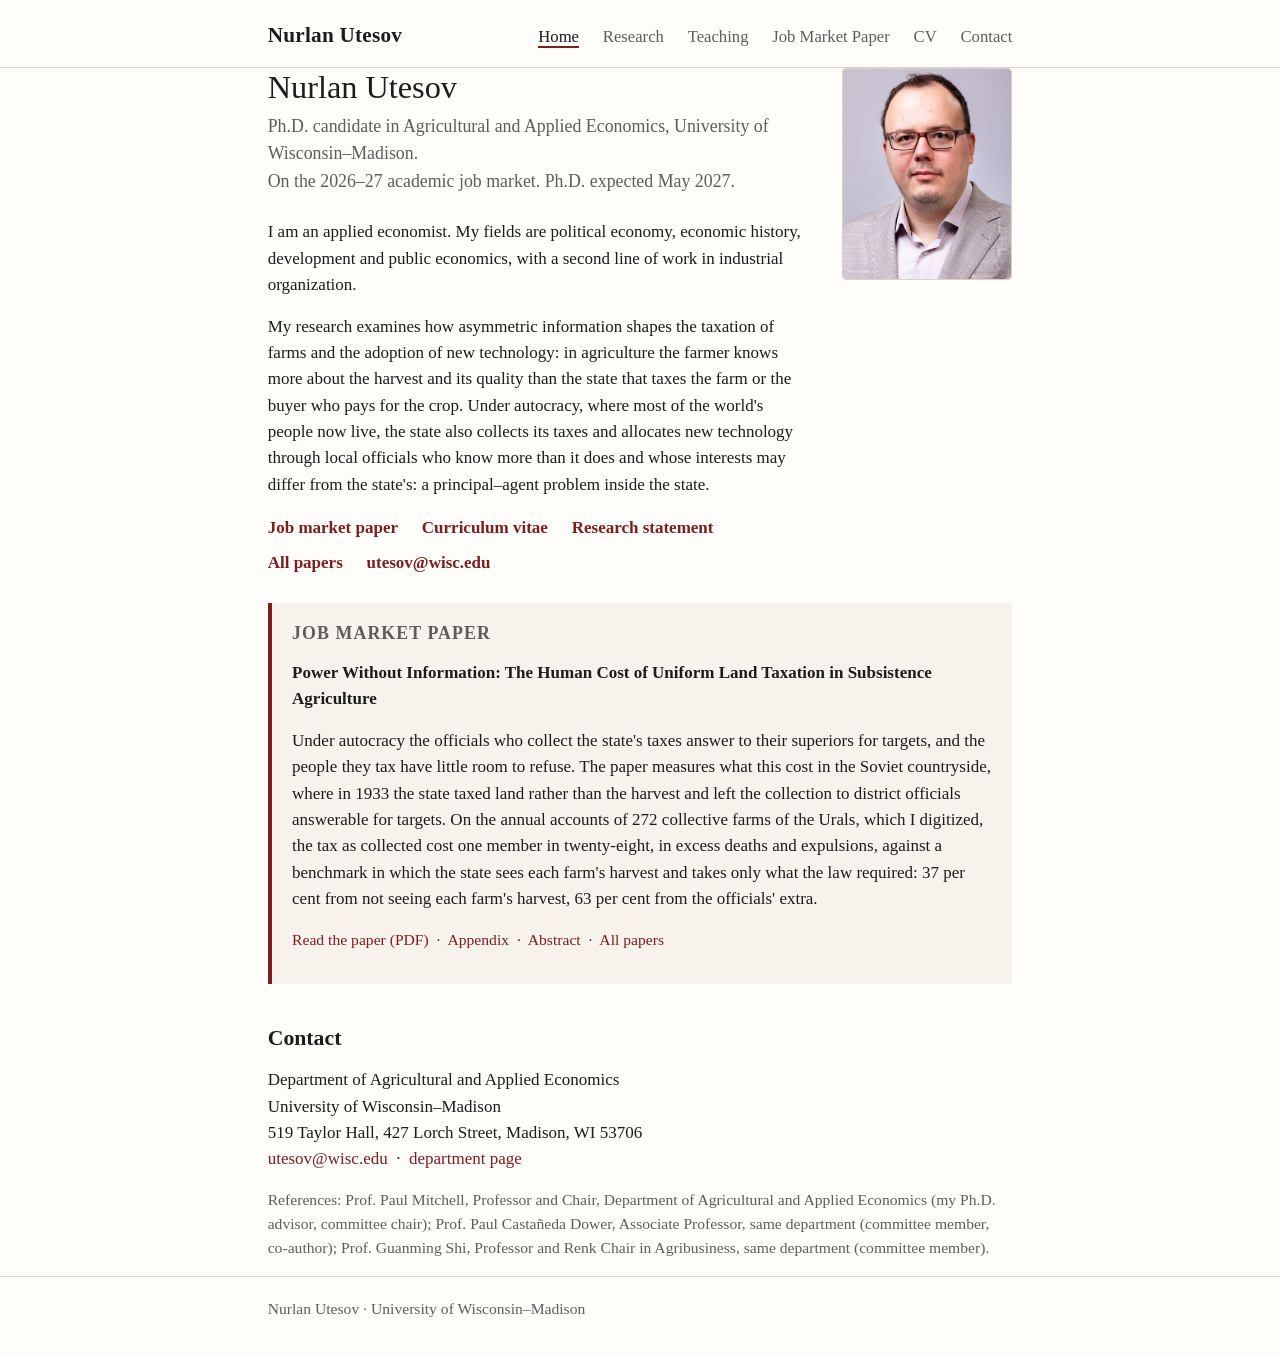
<file: index.html>
<!DOCTYPE html>
<html lang="en">
<head>
<meta charset="utf-8">
<meta name="viewport" content="width=device-width, initial-scale=1">
<title>Nurlan Utesov</title>
<meta name="description" content="Nurlan Utesov, Ph.D. candidate in Agricultural and Applied Economics at the University of Wisconsin–Madison. Political economy, economic history, development and public economics; taxation and technology under autocracy.">
<link rel="stylesheet" href="style.css">
</head>
<body>

<header class="site">
  <div class="wrap">
    <a class="name" href="index.html">Nurlan Utesov</a>
    <nav>
      <a class="current" href="index.html">Home</a>
      <a href="research.html">Research</a>
      <a href="teaching.html">Teaching</a>
      <a href="papers/Utesov_Power_Without_Information.pdf">Job Market Paper</a>
      <a href="cv/cv_utesov.pdf">CV</a>
      <a href="#contact">Contact</a>
    </nav>
  </div>
</header>

<main class="wrap">

  <div class="hero">
    <div class="text">
      <h1>Nurlan Utesov</h1>
      <p class="lede">Ph.D. candidate in Agricultural and Applied Economics, University of Wisconsin–Madison.<br>
      On the 2026–27 academic job market. Ph.D. expected May 2027.</p>

      <p>I am an applied economist. My fields are political economy, economic history, development and public economics, with a second line of work in industrial organization.</p>

      <p>My research examines how asymmetric information shapes the taxation of farms and the adoption of new technology: in agriculture the farmer knows more about the harvest and its quality than the state that taxes the farm or the buyer who pays for the crop. Under autocracy, where most of the world's people now live, the state also collects its taxes and allocates new technology through local officials who know more than it does and whose interests may differ from the state's: a principal–agent problem inside the state.</p>

      <ul class="links">
        <li><a href="papers/Utesov_Power_Without_Information.pdf">Job market paper</a></li>
        <li><a href="cv/cv_utesov.pdf">Curriculum vitae</a></li>
        <li><a href="statements/research_statement.pdf">Research statement</a></li>
        <li><a href="research.html">All papers</a></li>
        <li><a href="mailto:utesov@wisc.edu">utesov@wisc.edu</a></li>
      </ul>
    </div>
    <img src="photo.jpg" alt="Nurlan Utesov">
  </div>

  <div class="box" id="jmp">
    <h2>Job market paper</h2>
    <p><strong>Power Without Information: The Human Cost of Uniform Land Taxation in Subsistence Agriculture</strong></p>
    <p>Under autocracy the officials who collect the state's taxes answer to their superiors for targets, and the people they tax have little room to refuse. The paper measures what this cost in the Soviet countryside, where in 1933 the state taxed land rather than the harvest and left the collection to district officials answerable for targets. On the annual accounts of 272 collective farms of the Urals, which I digitized, the tax as collected cost one member in twenty-eight, in excess deaths and expulsions, against a benchmark in which the state sees each farm's harvest and takes only what the law required: 37 per cent from not seeing each farm's harvest, 63 per cent from the officials' extra.</p>
    <p class="small"><a href="papers/Utesov_Power_Without_Information.pdf">Read the paper (PDF)</a> &nbsp;·&nbsp; <a href="papers/Utesov_Power_Without_Information_Appendix.pdf">Appendix</a> &nbsp;·&nbsp; <a href="research.html#jmp-abs">Abstract</a> &nbsp;·&nbsp; <a href="research.html">All papers</a></p>
  </div>

  <h2 id="contact">Contact</h2>
  <p>
    Department of Agricultural and Applied Economics<br>
    University of Wisconsin–Madison<br>
    519 Taylor Hall, 427 Lorch Street, Madison, WI 53706<br>
    <a href="mailto:utesov@wisc.edu">utesov@wisc.edu</a> &nbsp;·&nbsp; <a href="https://aae.wisc.edu/grad-students/utesov/">department page</a>
  </p>
  <p class="small muted">References: Prof. Paul Mitchell, Professor and Chair, Department of Agricultural and Applied Economics (my Ph.D. advisor, committee chair); Prof. Paul Castañeda Dower, Associate Professor, same department (committee member, co-author); Prof. Guanming Shi, Professor and Renk Chair in Agribusiness, same department (committee member).</p>

</main>

<footer class="site">
  <div class="wrap">Nurlan Utesov · University of Wisconsin–Madison</div>
</footer>

</body>
</html>
</file>
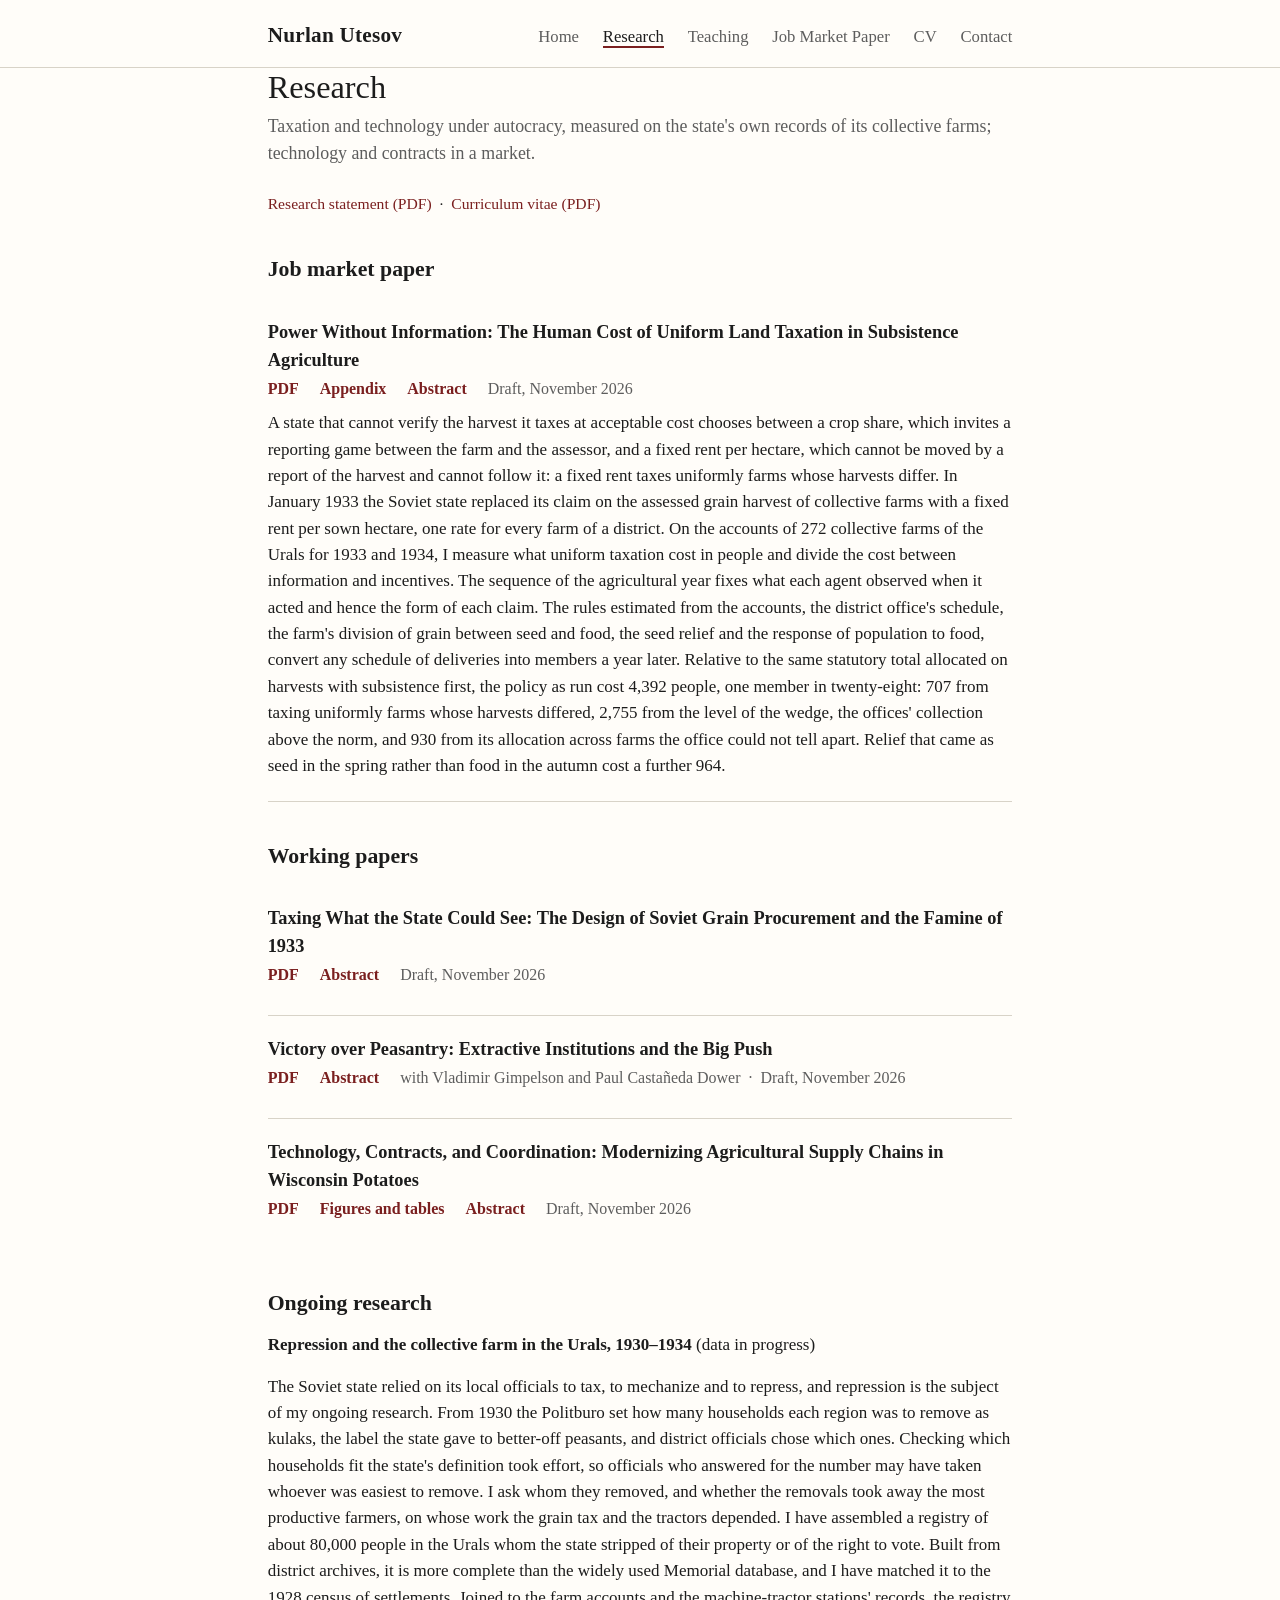
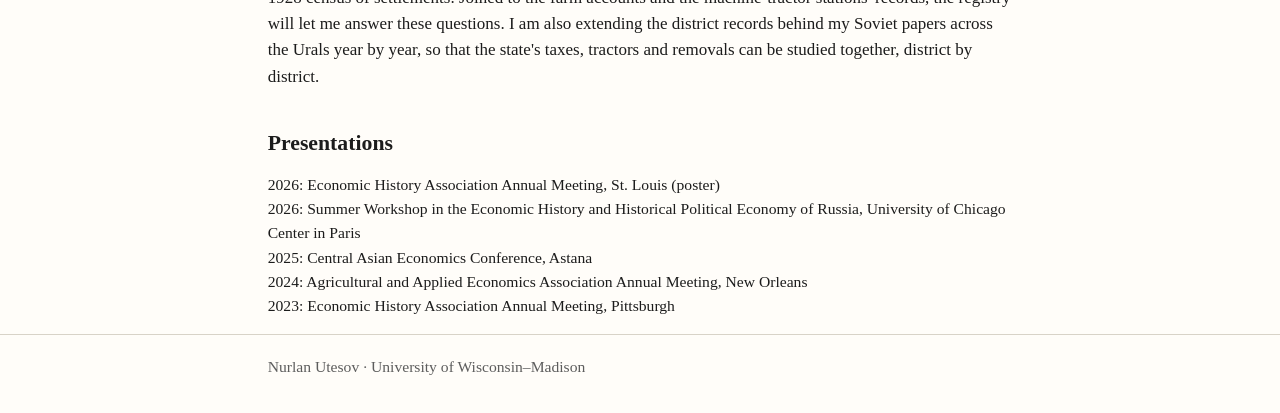
<file: research.html>
<!DOCTYPE html>
<html lang="en">
<head>
<meta charset="utf-8">
<meta name="viewport" content="width=device-width, initial-scale=1">
<title>Research · Nurlan Utesov</title>
<link rel="stylesheet" href="style.css">
</head>
<body>

<header class="site">
  <div class="wrap">
    <a class="name" href="index.html">Nurlan Utesov</a>
    <nav>
      <a href="index.html">Home</a>
      <a class="current" href="research.html">Research</a>
      <a href="teaching.html">Teaching</a>
      <a href="papers/Utesov_Power_Without_Information.pdf">Job Market Paper</a>
      <a href="cv/cv_utesov.pdf">CV</a>
      <a href="index.html#contact">Contact</a>
    </nav>
  </div>
</header>

<main class="wrap">

  <h1>Research</h1>
  <p class="lede">Taxation and technology under autocracy, measured on the state's own records of its collective farms; technology and contracts in a market.</p>
  <p class="small"><a href="statements/research_statement.pdf">Research statement (PDF)</a> &nbsp;·&nbsp; <a href="cv/cv_utesov.pdf">Curriculum vitae (PDF)</a></p>

  <h2>Job market paper</h2>

  <div class="paper" id="jmp">
    <div class="title">Power Without Information: The Human Cost of Uniform Land Taxation in Subsistence Agriculture</div>
    <div class="meta">
      <a href="papers/Utesov_Power_Without_Information.pdf">PDF</a>
      <a href="papers/Utesov_Power_Without_Information_Appendix.pdf">Appendix</a>
      <a class="abs-link" href="#jmp-abs">Abstract</a>
      <span>Draft, November 2026</span>
    </div>
    <div class="abstract open" id="jmp-abs">
      <p>A state that cannot verify the harvest it taxes at acceptable cost chooses between a crop share, which invites a reporting game between the farm and the assessor, and a fixed rent per hectare, which cannot be moved by a report of the harvest and cannot follow it: a fixed rent taxes uniformly farms whose harvests differ. In January 1933 the Soviet state replaced its claim on the assessed grain harvest of collective farms with a fixed rent per sown hectare, one rate for every farm of a district. On the accounts of 272 collective farms of the Urals for 1933 and 1934, I measure what uniform taxation cost in people and divide the cost between information and incentives. The sequence of the agricultural year fixes what each agent observed when it acted and hence the form of each claim. The rules estimated from the accounts, the district office's schedule, the farm's division of grain between seed and food, the seed relief and the response of population to food, convert any schedule of deliveries into members a year later. Relative to the same statutory total allocated on harvests with subsistence first, the policy as run cost 4,392 people, one member in twenty-eight: 707 from taxing uniformly farms whose harvests differed, 2,755 from the level of the wedge, the offices' collection above the norm, and 930 from its allocation across farms the office could not tell apart. Relief that came as seed in the spring rather than food in the autumn cost a further 964.</p>
    </div>
  </div>

  <h2>Working papers</h2>

  <div class="paper" id="famine">
    <div class="title">Taxing What the State Could See: The Design of Soviet Grain Procurement and the Famine of 1933</div>
    <div class="meta">
      <a href="papers/Utesov_Taxing_What_the_State_Could_See.pdf">PDF</a>
      <a class="abs-link" href="#famine-abs">Abstract</a>
      <span>Draft, November 2026</span>
    </div>
    <div class="abstract" id="famine-abs">
      <p>A state that can verify its producers' harvest only at great cost taxes what it can see. Soviet grain procurement of 1932 was written on the sown area, on past deliveries and on a yield assessed from the standing crop, and it was collected by local officials who answered for a district's quota. This paper asks whether that tax, as it was actually collected, was enough to produce the famine of 1933. In the state's own post-harvest surveys of collective farms, recorded by region, the harvest of 1932 was in most regions enough to feed the farms' members; after the state's claims most of their farms fell below subsistence, and the depth of the shortfall predicts the rise in mortality between regions under every allocation of food within a region that the printed distributions admit. Ukraine, where the famine struck hardest, lost no more to the extraction than the other grain-producing regions, and the schedules make no reference to nationality. Within regions, districts with more Ukrainians had higher mortality, a difference the regional data cannot test; the archives point to the local campaigns of enforcement, the conditioning of relief and the restriction of movement, which no survey measures.</p>
    </div>
  </div>

  <div class="paper" id="victory">
    <div class="title">Victory over Peasantry: Extractive Institutions and the Big Push</div>
    <div class="meta">
      <a href="papers/Utesov_Gimpelson_Dower_Victory_over_Peasantry.pdf">PDF</a>
      <a class="abs-link" href="#victory-abs">Abstract</a>
      <span>with Vladimir Gimpelson and Paul Castañeda Dower &nbsp;·&nbsp; Draft, November 2026</span>
    </div>
    <div class="abstract" id="victory-abs">
      <p>We examine how Big Push policies perform under extractive institutions. Using novel micro-data from a 1930s Soviet All-Union audit of collective farms, we exploit the rollout of a central pillar of Soviet agricultural policy, Machine Tractor Stations (MTS), to examine the impact of coordinated mechanization on farm performance, surplus extraction, and peasant grain retention. Results show that, even though technological adoption expanded rapidly, MTS failed to capitalize on the returns to mechanization. Mechanization modestly increased grain output and labor productivity, yet state extraction did not keep pace, nor did peasant grain retention improve.</p>
    </div>
  </div>

  <div class="paper" id="potatoes">
    <div class="title">Technology, Contracts, and Coordination: Modernizing Agricultural Supply Chains in Wisconsin Potatoes</div>
    <div class="meta">
      <a href="papers/Utesov_Wisconsin_Potatoes.pdf">PDF</a>
      <a href="papers/Utesov_Wisconsin_Potatoes.pdf#page=39">Figures and tables</a>
      <a class="abs-link" href="#potatoes-abs">Abstract</a>
      <span>Draft, November 2026</span>
    </div>
    <div class="abstract" id="potatoes-abs">
      <p>This paper asks how much a quality-sorting technology and a long-term marketing contract with a retailer raise a wholesaler's price-cost margin. We study the Wisconsin fresh potato industry from 2010 to 2019, where a wholesaler invested in optical sorting systems (OSS) and then signed long-term marketing contracts with a modern retail chain. Employing a structural demand model and a difference-in-differences strategy, we find that the sorting technology increased price-cost margins by 4.6 cents per pound (about 10%), while marketing contracts contributed an additional 1.5 cent increase. The estimates may also reflect better inventory management and less spoilage, which we do not identify separately. Structured interviews with stakeholders in the industry indicate that the first investments were made under relational contracts and that formal long-term contracts followed once the returns were known.</p>
    </div>
  </div>

  <h2>Ongoing research</h2>
  <p><strong>Repression and the collective farm in the Urals, 1930–1934</strong> (data in progress)</p>
  <p>The Soviet state relied on its local officials to tax, to mechanize and to repress, and repression is the subject of my ongoing research. From 1930 the Politburo set how many households each region was to remove as kulaks, the label the state gave to better-off peasants, and district officials chose which ones. Checking which households fit the state's definition took effort, so officials who answered for the number may have taken whoever was easiest to remove. I ask whom they removed, and whether the removals took away the most productive farmers, on whose work the grain tax and the tractors depended. I have assembled a registry of about 80,000 people in the Urals whom the state stripped of their property or of the right to vote. Built from district archives, it is more complete than the widely used Memorial database, and I have matched it to the 1928 census of settlements. Joined to the farm accounts and the machine-tractor stations' records, the registry will let me answer these questions. I am also extending the district records behind my Soviet papers across the Urals year by year, so that the state's taxes, tractors and removals can be studied together, district by district.</p>

  <h2>Presentations</h2>
  <p class="small">
    2026: Economic History Association Annual Meeting, St. Louis (poster)<br>
    2026: Summer Workshop in the Economic History and Historical Political Economy of Russia, University of Chicago Center in Paris<br>
    2025: Central Asian Economics Conference, Astana<br>
    2024: Agricultural and Applied Economics Association Annual Meeting, New Orleans<br>
    2023: Economic History Association Annual Meeting, Pittsburgh
  </p>

</main>

<footer class="site">
  <div class="wrap">Nurlan Utesov · University of Wisconsin–Madison</div>
</footer>

<script>
// "Abstract" links open and close the abstract in place. Without JavaScript the
// same links still work: the browser jumps to the abstract and CSS shows it (:target).
document.querySelectorAll('a.abs-link').forEach(function (a) {
  a.addEventListener('click', function (e) {
    var box = document.querySelector(a.getAttribute('href'));
    if (!box) return;
    e.preventDefault();
    box.classList.toggle('open');
    a.textContent = box.classList.contains('open') ? 'Hide abstract' : 'Abstract';
  });
});
// A link from another page (research.html#jmp-abs) opens that abstract on arrival.
if (location.hash && document.querySelector(location.hash + '.abstract')) {
  document.querySelector(location.hash).classList.add('open');
}
</script>

</body>
</html>
</file>
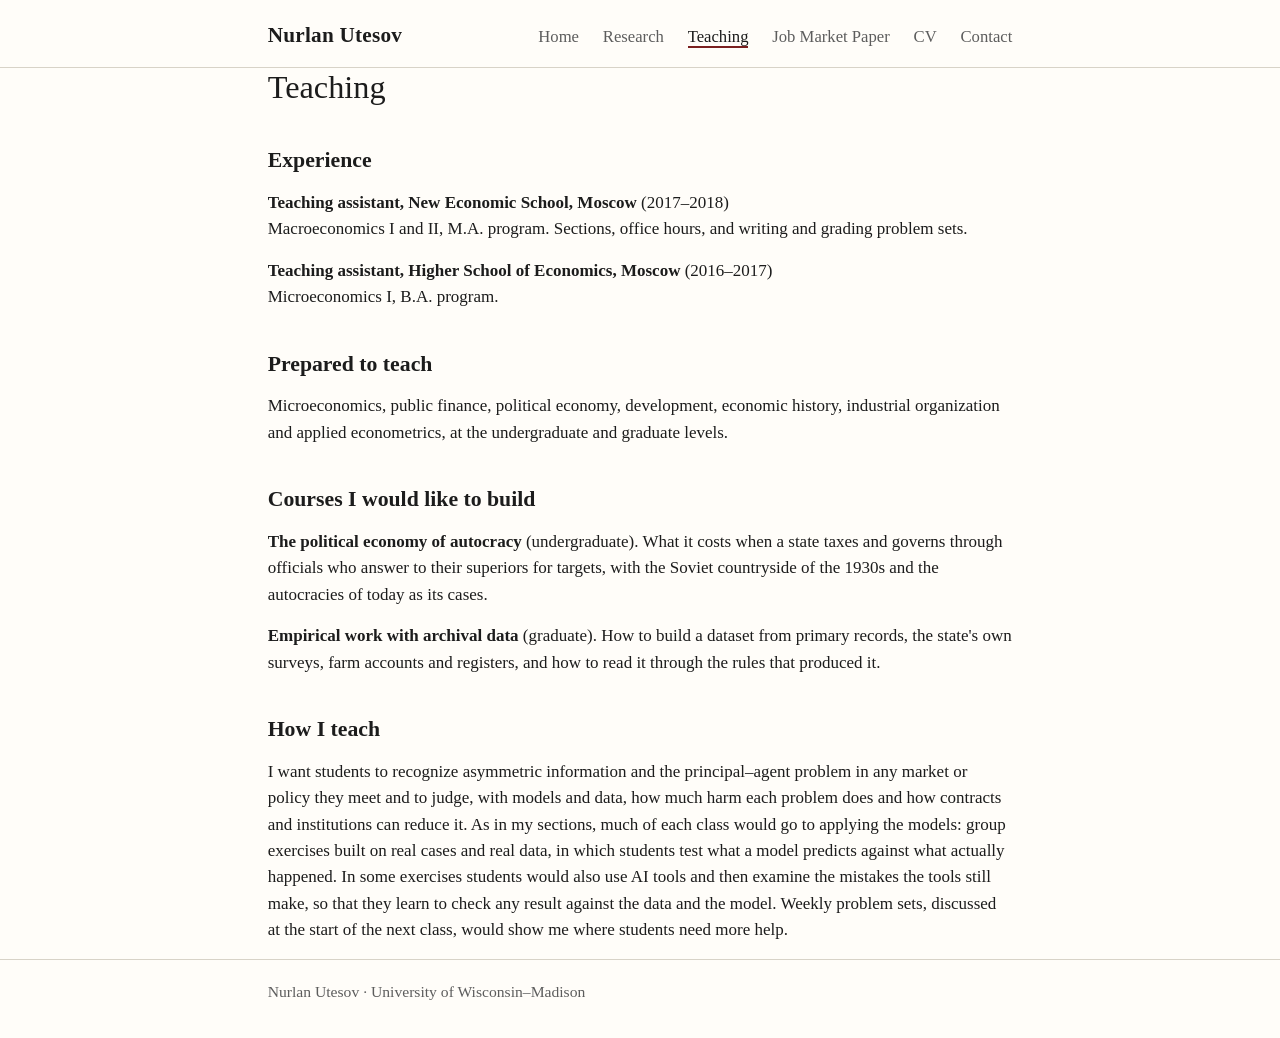
<file: teaching.html>
<!DOCTYPE html>
<html lang="en">
<head>
<meta charset="utf-8">
<meta name="viewport" content="width=device-width, initial-scale=1">
<title>Teaching · Nurlan Utesov</title>
<link rel="stylesheet" href="style.css">
</head>
<body>

<header class="site">
  <div class="wrap">
    <a class="name" href="index.html">Nurlan Utesov</a>
    <nav>
      <a href="index.html">Home</a>
      <a href="research.html">Research</a>
      <a class="current" href="teaching.html">Teaching</a>
      <a href="papers/Utesov_Power_Without_Information.pdf">Job Market Paper</a>
      <a href="cv/cv_utesov.pdf">CV</a>
      <a href="index.html#contact">Contact</a>
    </nav>
  </div>
</header>

<main class="wrap">

  <h1>Teaching</h1>

  <h2>Experience</h2>
  <p><strong>Teaching assistant, New Economic School, Moscow</strong> (2017–2018)<br>
  Macroeconomics I and II, M.A. program. Sections, office hours, and writing and grading problem sets.</p>
  <p><strong>Teaching assistant, Higher School of Economics, Moscow</strong> (2016–2017)<br>
  Microeconomics I, B.A. program.</p>

  <h2>Prepared to teach</h2>
  <p>Microeconomics, public finance, political economy, development, economic history, industrial organization and applied econometrics, at the undergraduate and graduate levels.</p>

  <h2>Courses I would like to build</h2>
  <p><strong>The political economy of autocracy</strong> (undergraduate). What it costs when a state taxes and governs through officials who answer to their superiors for targets, with the Soviet countryside of the 1930s and the autocracies of today as its cases.</p>
  <p><strong>Empirical work with archival data</strong> (graduate). How to build a dataset from primary records, the state's own surveys, farm accounts and registers, and how to read it through the rules that produced it.</p>

  <h2>How I teach</h2>
  <p>I want students to recognize asymmetric information and the principal–agent problem in any market or policy they meet and to judge, with models and data, how much harm each problem does and how contracts and institutions can reduce it. As in my sections, much of each class would go to applying the models: group exercises built on real cases and real data, in which students test what a model predicts against what actually happened. In some exercises students would also use AI tools and then examine the mistakes the tools still make, so that they learn to check any result against the data and the model. Weekly problem sets, discussed at the start of the next class, would show me where students need more help.</p>

</main>

<footer class="site">
  <div class="wrap">Nurlan Utesov · University of Wisconsin–Madison</div>
</footer>

</body>
</html>
</file>
<file: style.css>
/* Nurlan Utesov — personal site. Plain CSS, no dependencies. */
:root {
  --bg: #fffdf9;
  --fg: #1c1c1c;
  --muted: #5d5d5d;
  --rule: #d8d3c8;
  --accent: #7a1f1f;      /* deep red, close to the Wisconsin mark */
  --accent-soft: #f3e9e6;
  --box: #f7f3ec;
  --maxw: 46rem;
}
@media (prefers-color-scheme: dark) {
  :root {
    --bg: #15161a;
    --fg: #e8e6e1;
    --muted: #a9a7a0;
    --rule: #34363c;
    --accent: #e08a8a;
    --accent-soft: #2a1f1f;
    --box: #1d1f24;
  }
}
* { box-sizing: border-box; }
html { font-size: 17px; }
body {
  margin: 0;
  background: var(--bg);
  color: var(--fg);
  font-family: Georgia, "Times New Roman", Times, serif;
  line-height: 1.55;
}
a { color: var(--accent); text-decoration: none; }
a:hover { text-decoration: underline; }
.wrap { max-width: var(--maxw); margin: 0 auto; padding: 0 1.1rem; }

/* header and navigation */
header.site {
  border-bottom: 1px solid var(--rule);
  padding: 1.1rem 0 0.9rem;
}
header.site .wrap { display: flex; align-items: baseline; justify-content: space-between; flex-wrap: wrap; gap: 0.6rem 1.5rem; }
header.site .name { font-size: 1.25rem; font-weight: bold; letter-spacing: 0.01em; color: var(--fg); }
nav a { margin-left: 1.15rem; color: var(--muted); font-size: 0.98rem; }
nav a:first-child { margin-left: 0; }
nav a.current { color: var(--fg); border-bottom: 2px solid var(--accent); }

main { padding: 2rem 0 3rem; }
h1 { font-size: 1.9rem; font-weight: normal; margin: 0 0 0.35rem; line-height: 1.2; }
h2 { font-size: 1.28rem; font-weight: bold; margin: 2.2rem 0 0.7rem; }
h2:first-child { margin-top: 0; }
h3 { font-size: 1.06rem; font-weight: bold; margin: 1.4rem 0 0.3rem; }
p { margin: 0 0 0.9rem; }
.lede { color: var(--muted); font-size: 1.05rem; margin-bottom: 1.4rem; }
.muted { color: var(--muted); }
.small { font-size: 0.92rem; }

/* home layout */
.hero { display: flex; gap: 2rem; align-items: flex-start; }
.hero .text { flex: 1 1 auto; }
.hero img { width: 170px; height: auto; border-radius: 4px; flex: 0 0 auto; border: 1px solid var(--rule); }
@media (max-width: 560px) {
  .hero { flex-direction: column-reverse; }
  .hero img { width: 140px; }
}
.links { list-style: none; padding: 0; margin: 1rem 0 0; display: flex; flex-wrap: wrap; gap: 0.5rem 1.4rem; }
.links li a { font-weight: bold; }

/* boxes and paper entries */
.box {
  background: var(--box);
  border-left: 4px solid var(--accent);
  padding: 1rem 1.2rem;
  margin: 1.6rem 0;
}
.box h2 { margin-top: 0; font-size: 1.05rem; text-transform: uppercase; letter-spacing: 0.06em; color: var(--muted); }
.paper { padding: 1.1rem 0; border-bottom: 1px solid var(--rule); }
.paper:last-of-type { border-bottom: none; }
.paper .title { font-weight: bold; font-size: 1.08rem; margin-bottom: 0.15rem; }
.paper .meta { color: var(--muted); font-size: 0.94rem; margin-bottom: 0.5rem; }
.paper .meta a { margin-right: 1rem; font-weight: bold; }
.paper .meta span { margin-right: 1rem; }
.abstract { display: none; margin-top: 0.4rem; }
.abstract.open, .abstract:target { display: block; }
.abstract p { margin: 0.4rem 0 0.2rem; }

footer.site {
  border-top: 1px solid var(--rule);
  padding: 1.2rem 0 2rem;
  color: var(--muted);
  font-size: 0.92rem;
}
</file>
